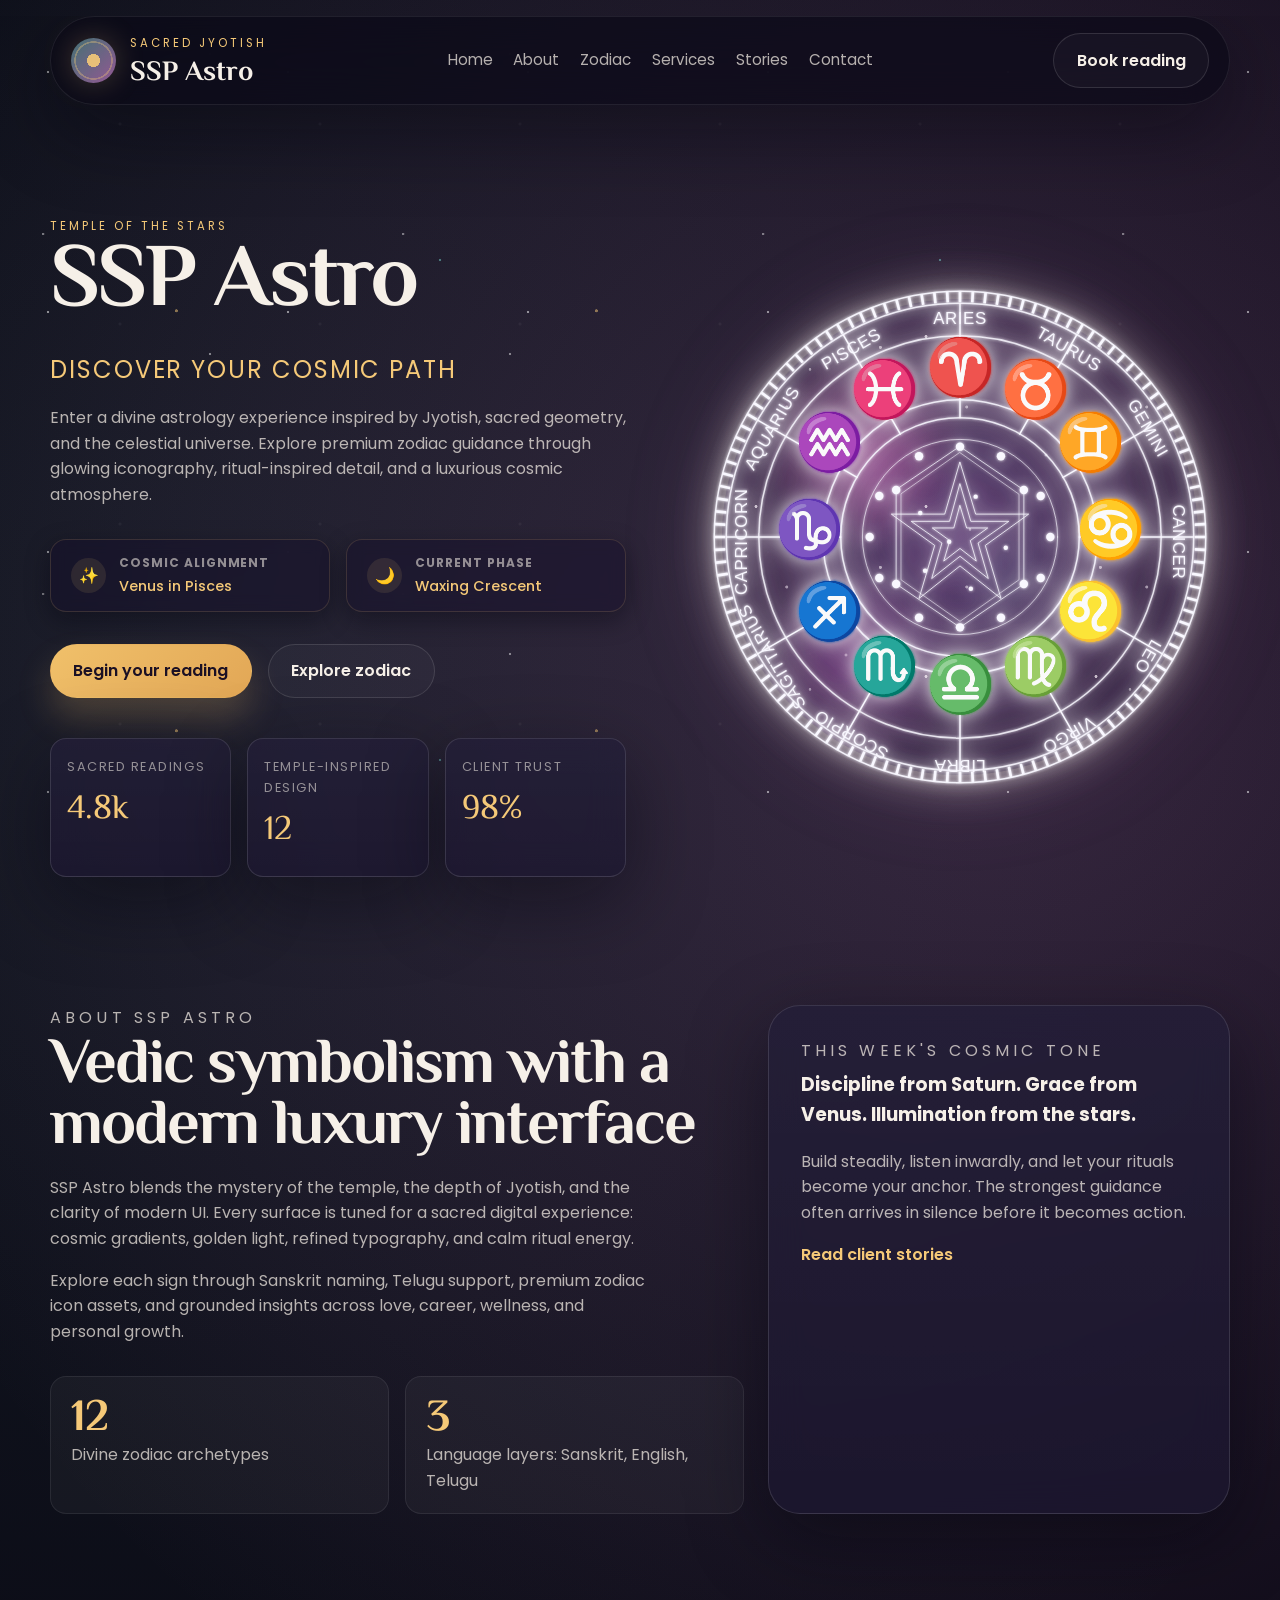
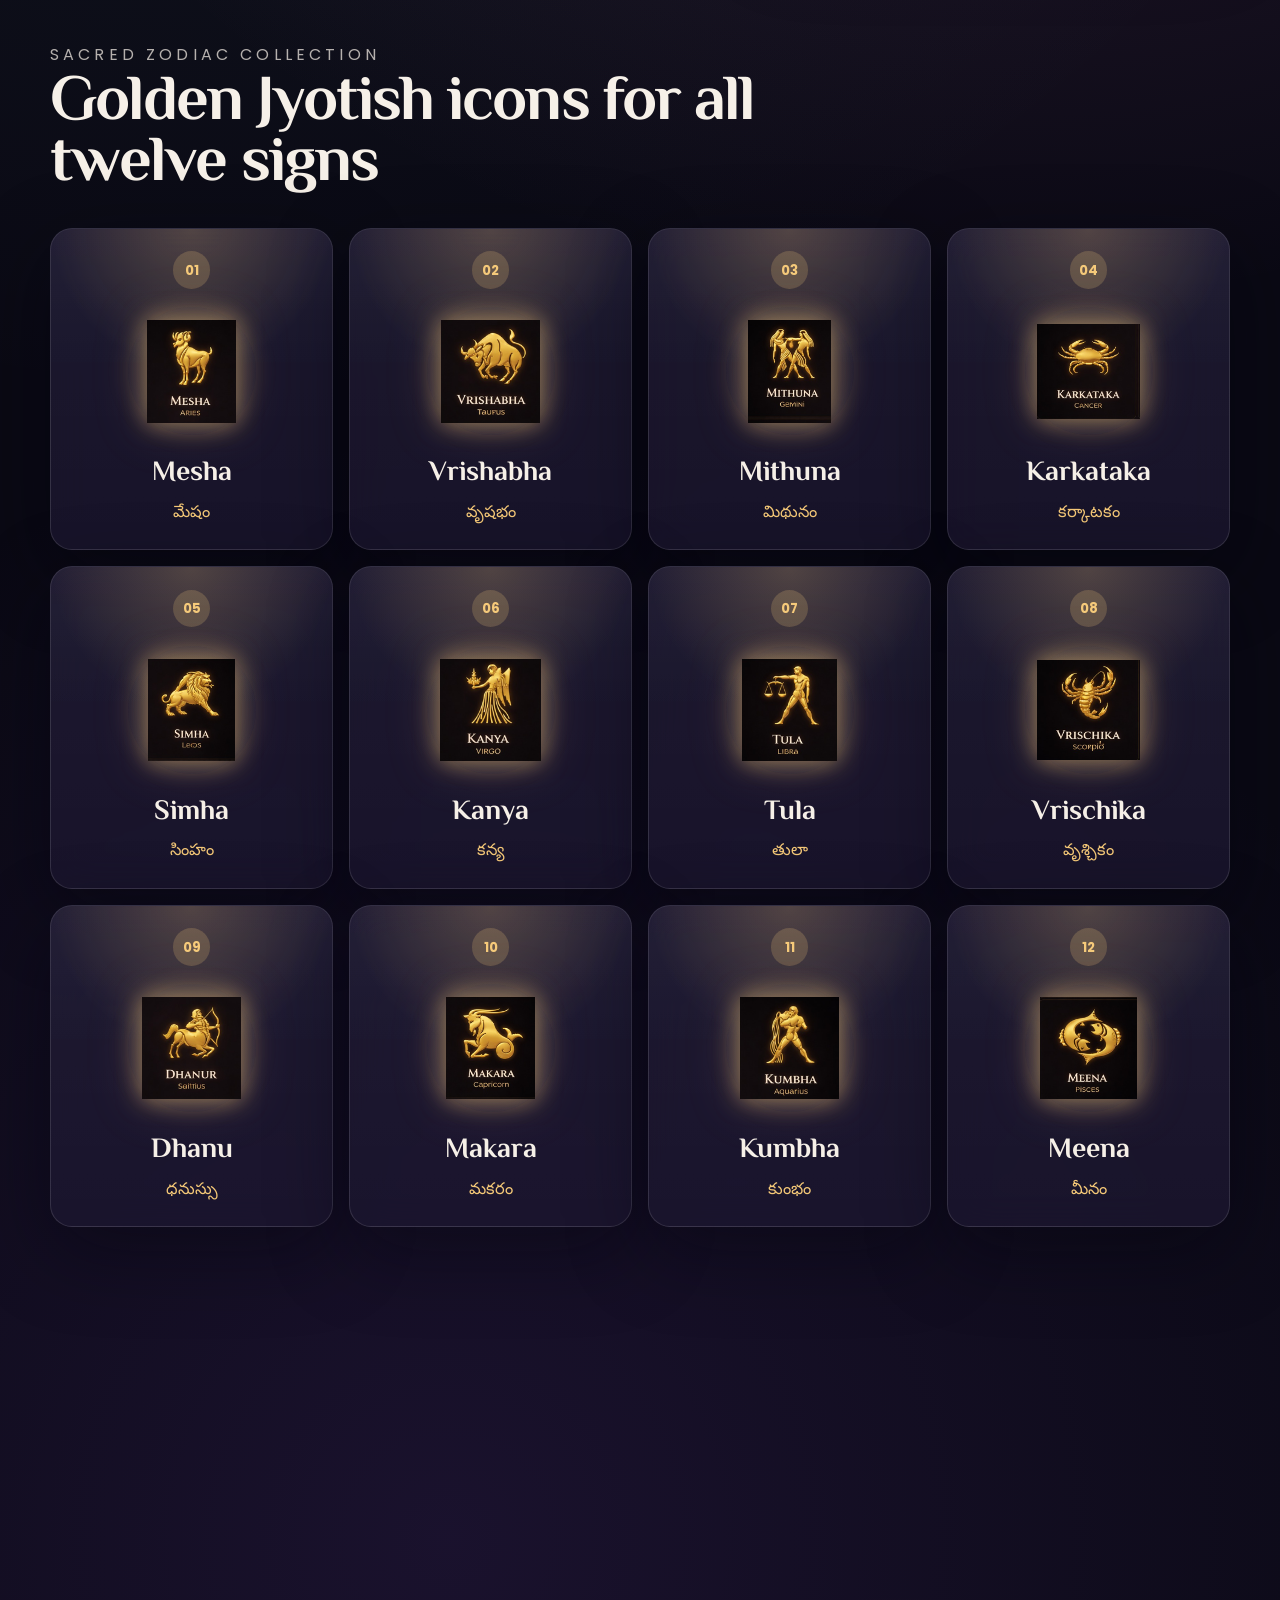
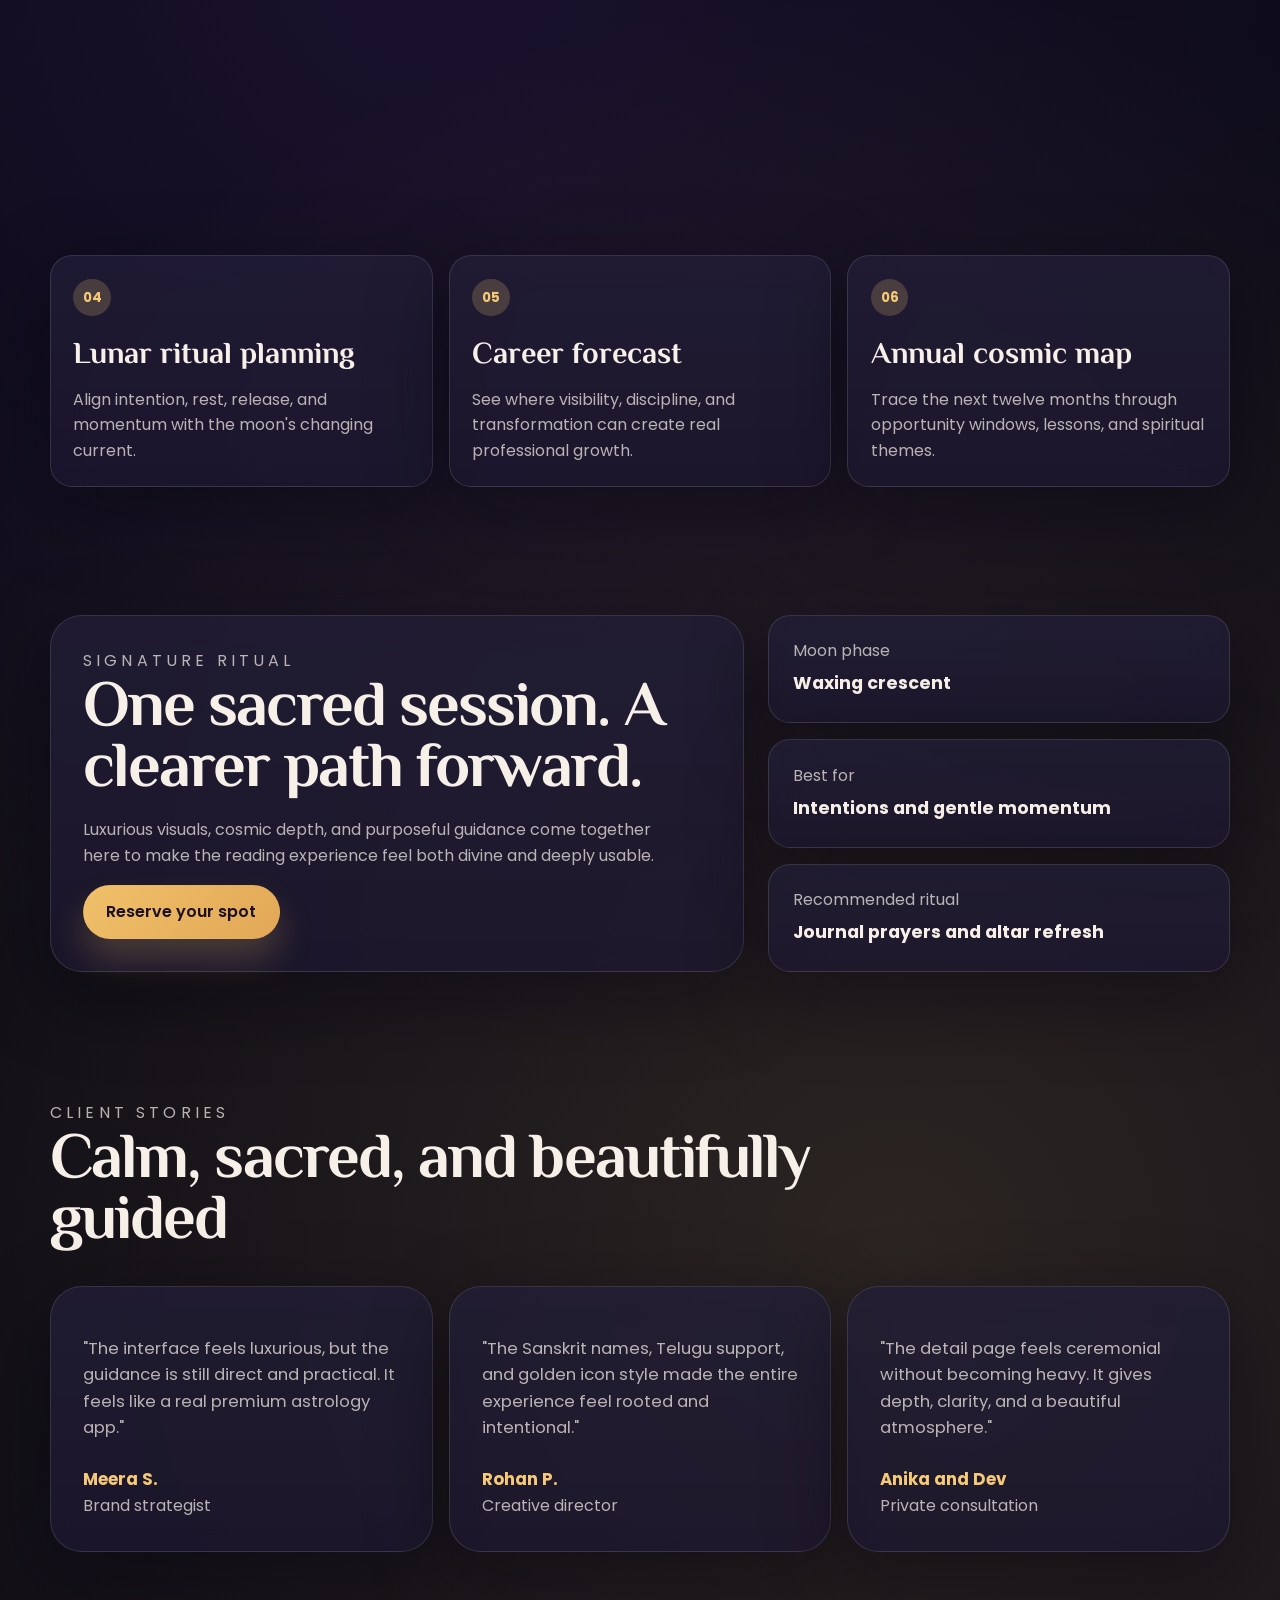
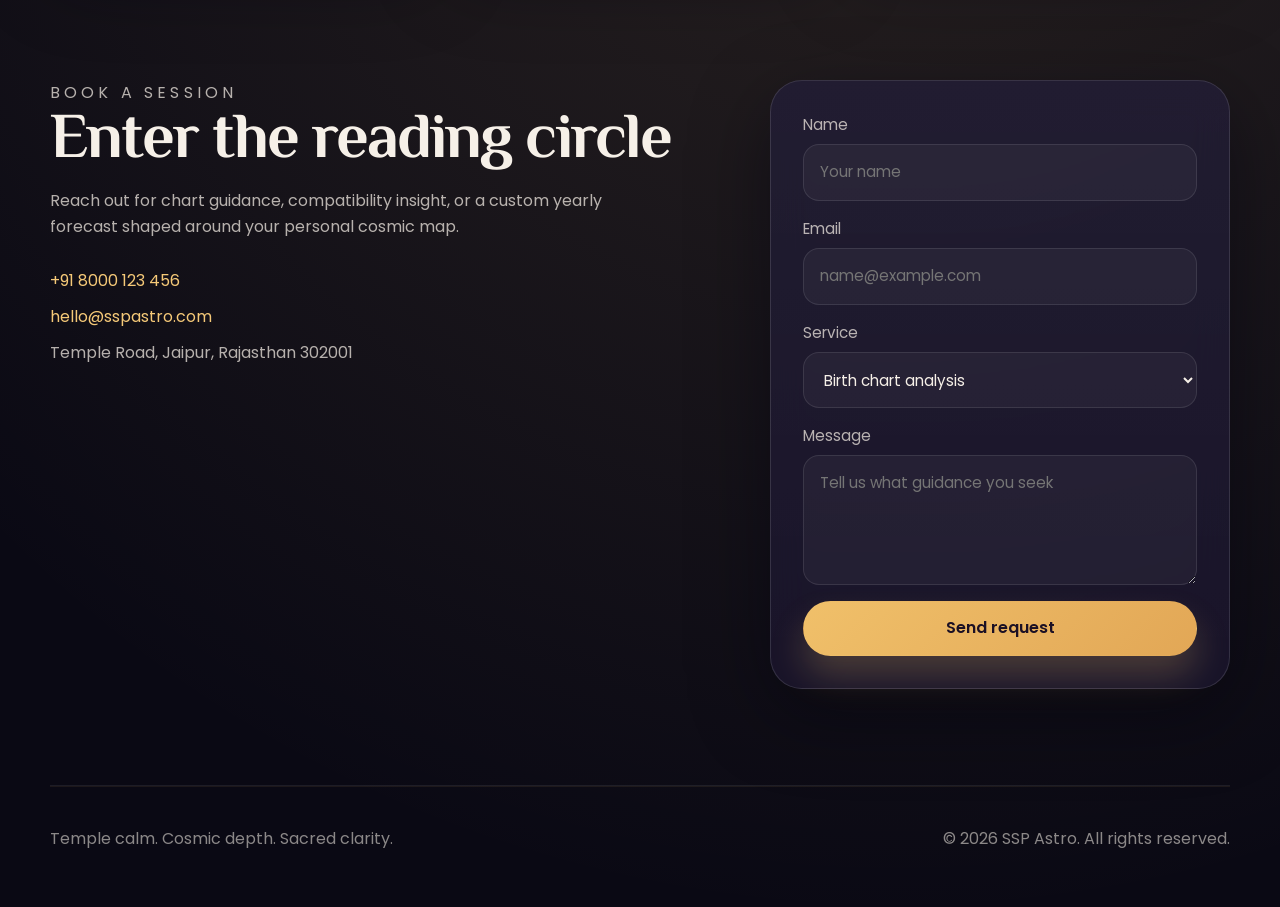
<file: index.html>
<!DOCTYPE html>
<html lang="en">

<head>
  <meta charset="UTF-8" />
  <meta name="viewport" content="width=device-width, initial-scale=1" />
  <meta name="robots" content="noindex, nofollow" />
  <title>SSP Astro | Discover Your Cosmic Path</title>
  <meta name="description"
    content="SSP Astro is a premium Vedic astrology experience with divine zodiac iconography, sacred detail, and a cosmic interface." />
  <meta property="og:locale" content="en_US" />
  <meta property="og:type" content="website" />
  <meta property="og:title" content="SSP Astro | Discover Your Cosmic Path" />
  <meta property="og:description"
    content="Explore premium Jyotish-inspired zodiac profiles, sacred visual design, and spiritual cosmic storytelling." />
  <meta property="og:site_name" content="SSP Astro" />
  <link rel="profile" href="https://gmpg.org/xfn/11" />
  <link rel="dns-prefetch" href="//fonts.googleapis.com" />
  <link rel="preconnect" href="https://fonts.googleapis.com" />
  <link rel="preconnect" href="https://fonts.gstatic.com" crossorigin />
  <link
    href="https://fonts.googleapis.com/css2?family=Poppins:wght@300;400;500;600;700;800&family=El+Messiri:wght@400;500;600;700&family=Noto+Sans+Telugu:wght@400;500;600;700&display=swap"
    rel="stylesheet" />
  <link rel="stylesheet" href="./styles.css" />
</head>

<body>
  <div class="page-shell">
    <div class="starfield" aria-hidden="true"></div>
    <header class="site-header">
      <div class="brand-mark">
        <span class="brand-mark__icon"></span>
        <div>
          <p class="eyebrow">Sacred Jyotish</p>
          <a class="brand-mark__name" href="#home">SSP Astro</a>
        </div>
      </div>

      <button class="menu-toggle" type="button" aria-label="Toggle navigation" aria-expanded="false">
        <span></span>
        <span></span>
      </button>

      <nav class="site-nav" aria-label="Primary navigation">
        <a href="#home">Home</a>
        <a href="#about">About</a>
        <a href="#zodiac">Zodiac</a>
        <a href="#services">Services</a>
        <a href="#stories">Stories</a>
        <a href="#contact">Contact</a>
      </nav>

      <a class="button button--ghost header-cta" href="#contact">Book reading</a>
    </header>

    <main>
      <section class="hero" id="home">
        <div class="hero__copy" data-reveal>
          <p class="eyebrow">Temple of the stars</p>
          <h1>SSP Astro</h1>
          <p class="hero__lede hero__lede--strong">Discover Your Cosmic Path</p>
          <p class="hero__lede">
            Enter a divine astrology experience inspired by Jyotish, sacred geometry, and the celestial universe.
            Explore premium zodiac guidance through glowing iconography, ritual-inspired detail, and a luxurious cosmic
            atmosphere.
          </p>
          <div class="hero__status">
            <div class="status-card">
              <span class="status-card__icon">✨</span>
              <div>
                <strong>Cosmic Alignment</strong>
                <span>Venus in Pisces</span>
              </div>
            </div>
            <div class="status-card">
              <span class="status-card__icon">🌙</span>
              <div>
                <strong>Current Phase</strong>
                <span>Waxing Crescent</span>
              </div>
            </div>
          </div>
          <div class="hero__actions">
            <a class="button" href="#services">Begin your reading</a>
            <a class="button button--ghost" href="#zodiac">Explore zodiac</a>
          </div>
          <dl class="hero__facts">
            <div>
              <dt>Sacred readings</dt>
              <dd>4.8k</dd>
            </div>
            <div>
              <dt>Temple-inspired design</dt>
              <dd>12</dd>
            </div>
            <div>
              <dt>Client trust</dt>
              <dd>98%</dd>
            </div>
          </dl>
        </div>

        <div class="hero__visual">
          <div class="orbital-stage">
            <div class="orbital-stage__halo"></div>
            <div class="orbital-stage__backdrop" aria-hidden="true"></div>
            <div class="orbital-stage__wheel" aria-hidden="true">
              <img class="orbital-stage__wheel-image" src="./zodiac-wheel.svg?v=2" alt="" />
            </div>
          </div>
        </div>
      </section>

      <section class="about section-grid" id="about">
        <div class="section-copy" data-reveal>
          <p class="eyebrow">About SSP Astro</p>
          <h2>Vedic symbolism with a modern luxury interface</h2>
          <p>
            SSP Astro blends the mystery of the temple, the depth of Jyotish, and the clarity of modern UI. Every
            surface is tuned for a sacred digital experience: cosmic gradients, golden light, refined typography, and
            calm ritual energy.
          </p>
          <p>
            Explore each sign through Sanskrit naming, Telugu support, premium zodiac icon assets, and grounded insights
            across love, career, wellness, and personal growth.
          </p>
          <div class="about__stats">
            <article>
              <strong>12</strong>
              <span>Divine zodiac archetypes</span>
            </article>
            <article>
              <strong>3</strong>
              <span>Language layers: Sanskrit, English, Telugu</span>
            </article>
          </div>
        </div>

        <div class="about__card card" data-reveal>
          <p class="eyebrow">This week's cosmic tone</p>
          <h3>Discipline from Saturn. Grace from Venus. Illumination from the stars.</h3>
          <p>
            Build steadily, listen inwardly, and let your rituals become your anchor. The strongest guidance often
            arrives in silence before it becomes action.
          </p>
          <a class="text-link" href="#stories">Read client stories</a>
        </div>
      </section>

      <section class="signs" id="zodiac">
        <div class="section-heading" data-reveal>
          <p class="eyebrow">Sacred zodiac collection</p>
          <h2>Golden Jyotish icons for all twelve signs</h2>
        </div>

        <div class="sign-grid">
          <a class="sign-card" data-reveal href="./sign.html?sign=aries"><span class="sign-card__index">01</span><span
              class="sign-card__icon-wrap"><img class="sign-card__icon" src="./assets/zodiac/mesha.png"
                alt="Mesha zodiac icon" /></span>
            <h3 class="sign-card__sanskrit">Mesha</h3>
            <p class="sign-card__telugu" lang="te">మేషం</p>
          </a>
          <a class="sign-card" data-reveal href="./sign.html?sign=taurus"><span class="sign-card__index">02</span><span
              class="sign-card__icon-wrap"><img class="sign-card__icon" src="./assets/zodiac/vrishabha.png"
                alt="Vrishabha zodiac icon" /></span>
            <h3 class="sign-card__sanskrit">Vrishabha</h3>
            <p class="sign-card__telugu" lang="te">వృషభం</p>
          </a>
          <a class="sign-card" data-reveal href="./sign.html?sign=gemini"><span class="sign-card__index">03</span><span
              class="sign-card__icon-wrap"><img class="sign-card__icon" src="./assets/zodiac/mithuna.png"
                alt="Mithuna zodiac icon" /></span>
            <h3 class="sign-card__sanskrit">Mithuna</h3>
            <p class="sign-card__telugu" lang="te">మిథునం</p>
          </a>
          <a class="sign-card" data-reveal href="./sign.html?sign=cancer"><span class="sign-card__index">04</span><span
              class="sign-card__icon-wrap"><img class="sign-card__icon" src="./assets/zodiac/karkataka.png"
                alt="Karkataka zodiac icon" /></span>
            <h3 class="sign-card__sanskrit">Karkataka</h3>
            <p class="sign-card__telugu" lang="te">కర్కాటకం</p>
          </a>
          <a class="sign-card" data-reveal href="./sign.html?sign=leo"><span class="sign-card__index">05</span><span
              class="sign-card__icon-wrap"><img class="sign-card__icon" src="./assets/zodiac/simha.png"
                alt="Simha zodiac icon" /></span>
            <h3 class="sign-card__sanskrit">Simha</h3>
            <p class="sign-card__telugu" lang="te">సింహం</p>
          </a>
          <a class="sign-card" data-reveal href="./sign.html?sign=virgo"><span class="sign-card__index">06</span><span
              class="sign-card__icon-wrap"><img class="sign-card__icon" src="./assets/zodiac/kanya.png"
                alt="Kanya zodiac icon" /></span>
            <h3 class="sign-card__sanskrit">Kanya</h3>
            <p class="sign-card__telugu" lang="te">కన్య</p>
          </a>
          <a class="sign-card" data-reveal href="./sign.html?sign=libra"><span class="sign-card__index">07</span><span
              class="sign-card__icon-wrap"><img class="sign-card__icon" src="./assets/zodiac/tula.png"
                alt="Tula zodiac icon" /></span>
            <h3 class="sign-card__sanskrit">Tula</h3>
            <p class="sign-card__telugu" lang="te">తులా</p>
          </a>
          <a class="sign-card" data-reveal href="./sign.html?sign=scorpio"><span class="sign-card__index">08</span><span
              class="sign-card__icon-wrap"><img class="sign-card__icon" src="./assets/zodiac/vrischika.png"
                alt="Vrischika zodiac icon" /></span>
            <h3 class="sign-card__sanskrit">Vrischika</h3>
            <p class="sign-card__telugu" lang="te">వృశ్చికం</p>
          </a>
          <a class="sign-card" data-reveal href="./sign.html?sign=sagittarius"><span
              class="sign-card__index">09</span><span class="sign-card__icon-wrap"><img class="sign-card__icon"
                src="./assets/zodiac/dhanu.png" alt="Dhanu zodiac icon" /></span>
            <h3 class="sign-card__sanskrit">Dhanu</h3>
            <p class="sign-card__telugu" lang="te">ధనుస్సు</p>
          </a>
          <a class="sign-card" data-reveal href="./sign.html?sign=capricorn"><span
              class="sign-card__index">10</span><span class="sign-card__icon-wrap"><img class="sign-card__icon"
                src="./assets/zodiac/makara.png" alt="Makara zodiac icon" /></span>
            <h3 class="sign-card__sanskrit">Makara</h3>
            <p class="sign-card__telugu" lang="te">మకరం</p>
          </a>
          <a class="sign-card" data-reveal href="./sign.html?sign=aquarius"><span
              class="sign-card__index">11</span><span class="sign-card__icon-wrap"><img class="sign-card__icon"
                src="./assets/zodiac/kumbha.png" alt="Kumbha zodiac icon" /></span>
            <h3 class="sign-card__sanskrit">Kumbha</h3>
            <p class="sign-card__telugu" lang="te">కుంభం</p>
          </a>
          <a class="sign-card" data-reveal href="./sign.html?sign=pisces"><span class="sign-card__index">12</span><span
              class="sign-card__icon-wrap"><img class="sign-card__icon" src="./assets/zodiac/meena.png"
                alt="Meena zodiac icon" /></span>
            <h3 class="sign-card__sanskrit">Meena</h3>
            <p class="sign-card__telugu" lang="te">మీనం</p>
          </a>
        </div>
      </section>

      <section class="services" id="services">
        <div class="section-heading" data-reveal>
          <p class="eyebrow">Sacred services</p>
          <h2>Guidance, compatibility, and spiritual timing</h2>
          <p>
            Each offering is designed to feel ceremonial and premium, while still staying clear, practical, and easy to
            use on every screen size.
          </p>
        </div>

        <div class="service-grid">
          <article class="service-card card" data-reveal><span class="service-card__badge">01</span>
            <h3>Birth chart analysis</h3>
            <p>Decode houses, ruling planets, karmic patterns, and energetic strengths with grounded clarity.</p>
          </article>
          <article class="service-card card" data-reveal><span class="service-card__badge">02</span>
            <h3>Compatibility readings</h3>
            <p>Understand emotional chemistry, spiritual alignment, and the rhythms of long-term partnership.</p>
          </article>
          <article class="service-card card" data-reveal><span class="service-card__badge">03</span>
            <h3>Tarot pathways</h3>
            <p>Receive symbolic insight around crossroads, hidden lessons, and the next sacred step.</p>
          </article>
          <article class="service-card card" data-reveal><span class="service-card__badge">04</span>
            <h3>Lunar ritual planning</h3>
            <p>Align intention, rest, release, and momentum with the moon's changing current.</p>
          </article>
          <article class="service-card card" data-reveal><span class="service-card__badge">05</span>
            <h3>Career forecast</h3>
            <p>See where visibility, discipline, and transformation can create real professional growth.</p>
          </article>
          <article class="service-card card" data-reveal><span class="service-card__badge">06</span>
            <h3>Annual cosmic map</h3>
            <p>Trace the next twelve months through opportunity windows, lessons, and spiritual themes.</p>
          </article>
        </div>
      </section>

      <section class="highlight section-grid">
        <div class="highlight__panel card" data-reveal>
          <p class="eyebrow">Signature ritual</p>
          <h2>One sacred session. A clearer path forward.</h2>
          <p>
            Luxurious visuals, cosmic depth, and purposeful guidance come together here to make the reading experience
            feel both divine and deeply usable.
          </p>
          <a class="button" href="#contact">Reserve your spot</a>
        </div>

        <div class="highlight__aside" data-reveal>
          <article class="mini-note"><span>Moon phase</span><strong>Waxing crescent</strong></article>
          <article class="mini-note"><span>Best for</span><strong>Intentions and gentle momentum</strong></article>
          <article class="mini-note"><span>Recommended ritual</span><strong>Journal prayers and altar refresh</strong>
          </article>
        </div>
      </section>

      <section class="stories" id="stories">
        <div class="section-heading" data-reveal>
          <p class="eyebrow">Client stories</p>
          <h2>Calm, sacred, and beautifully guided</h2>
        </div>

        <div class="story-grid">
          <article class="story-card card" data-reveal>
            <p>"The interface feels luxurious, but the guidance is still direct and practical. It feels like a real
              premium astrology app."</p><strong>Meera S.</strong><span>Brand strategist</span>
          </article>
          <article class="story-card card" data-reveal>
            <p>"The Sanskrit names, Telugu support, and golden icon style made the entire experience feel rooted and
              intentional."</p><strong>Rohan P.</strong><span>Creative director</span>
          </article>
          <article class="story-card card" data-reveal>
            <p>"The detail page feels ceremonial without becoming heavy. It gives depth, clarity, and a beautiful
              atmosphere."</p><strong>Anika and Dev</strong><span>Private consultation</span>
          </article>
        </div>
      </section>

      <section class="contact" id="contact">
        <div class="contact__copy" data-reveal>
          <p class="eyebrow">Book a session</p>
          <h2>Enter the reading circle</h2>
          <p>
            Reach out for chart guidance, compatibility insight, or a custom yearly forecast shaped around your personal
            cosmic map.
          </p>
          <div class="contact__details">
            <a href="tel:+918000123456">+91 8000 123 456</a>
            <a href="mailto:hello@sspastro.com">hello@sspastro.com</a>
            <p>Temple Road, Jaipur, Rajasthan 302001</p>
          </div>
        </div>

        <form class="contact__form card" data-reveal>
          <label>Name<input type="text" name="name" placeholder="Your name" /></label>
          <label>Email<input type="email" name="email" placeholder="name@example.com" /></label>
          <label>Service<select name="service">
              <option>Birth chart analysis</option>
              <option>Compatibility reading</option>
              <option>Tarot pathway</option>
              <option>Annual cosmic map</option>
            </select></label>
          <label>Message<textarea name="message" rows="4"
              placeholder="Tell us what guidance you seek"></textarea></label>
          <button class="button" type="submit">Send request</button>
        </form>
      </section>
    </main>

    <footer class="site-footer">
      <p>Temple calm. Cosmic depth. Sacred clarity.</p>
      <p>&copy; <span id="year"></span> SSP Astro. All rights reserved.</p>
    </footer>
  </div>

  <script src="./script.js"></script>
</body>

</html>
</file>
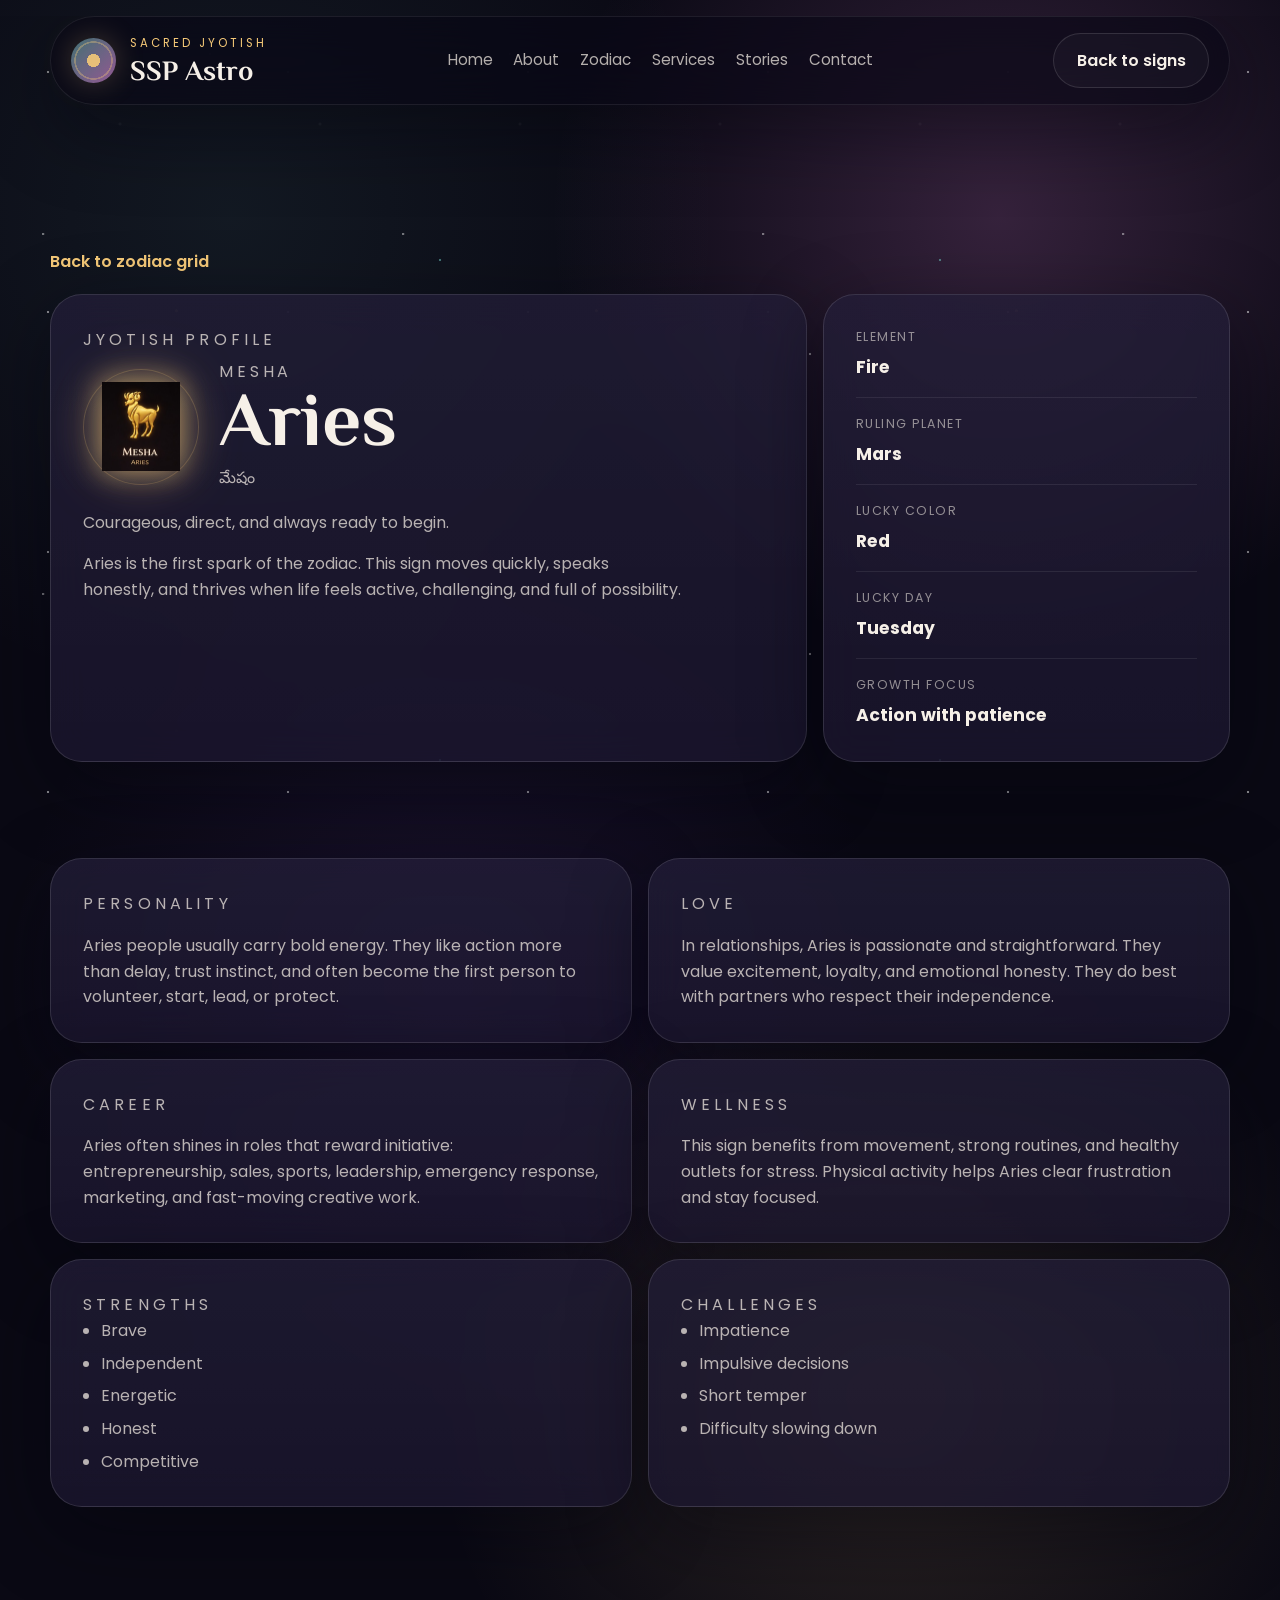
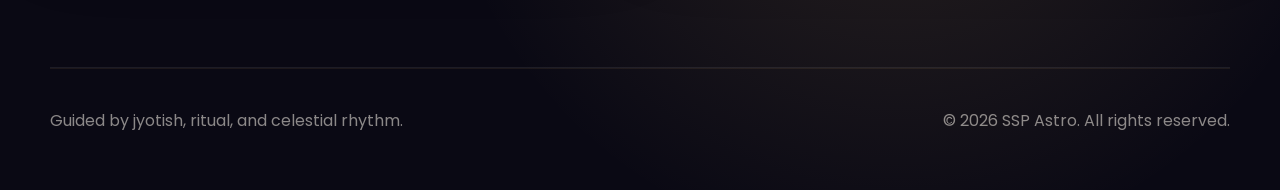
<file: sign.html>
<!DOCTYPE html>
<html lang="en">
  <head>
    <meta charset="UTF-8" />
    <meta name="viewport" content="width=device-width, initial-scale=1" />
    <meta name="robots" content="noindex, nofollow" />
    <title>Zodiac Details | SSP Astro</title>
    <meta
      name="description"
      content="Detailed zodiac sign meanings in English, Sanskrit, and Telugu."
    />
    <link rel="preconnect" href="https://fonts.googleapis.com" />
    <link rel="preconnect" href="https://fonts.gstatic.com" crossorigin />
    <link
      href="https://fonts.googleapis.com/css2?family=Poppins:wght@300;400;500;600;700;800&family=El+Messiri:wght@400;500;600;700&family=Noto+Sans+Telugu:wght@400;500;600;700&display=swap"
      rel="stylesheet"
    />
    <link rel="stylesheet" href="./styles.css" />
  </head>
  <body class="detail-page">
    <div class="page-shell">
      <div class="starfield" aria-hidden="true"></div>
      <header class="site-header">
        <div class="brand-mark">
          <span class="brand-mark__icon"></span>
          <div>
            <p class="eyebrow">Sacred Jyotish</p>
            <a class="brand-mark__name" href="./index.html">SSP Astro</a>
          </div>
        </div>
        <nav class="site-nav" aria-label="Primary navigation">
          <a href="./index.html#home">Home</a>
          <a href="./index.html#about">About</a>
          <a href="./index.html#zodiac">Zodiac</a>
          <a href="./index.html#services">Services</a>
          <a href="./index.html#stories">Stories</a>
          <a href="./index.html#contact">Contact</a>
        </nav>
        <a class="button button--ghost header-cta" href="./index.html#zodiac">Back to signs</a>
      </header>

      <main class="sign-detail">
        <section class="sign-detail__hero">
          <a class="text-link sign-detail__back" href="./index.html#zodiac">Back to zodiac grid</a>
          <div class="sign-detail__hero-grid">
            <div class="sign-detail__copy card">
              <p class="eyebrow">Jyotish profile</p>
              <div class="sign-detail__title-row">
                <div class="sign-detail__symbol-shell">
                  <img
                    id="sign-symbol"
                    class="sign-detail__symbol"
                    src="./assets/zodiac/mesha.png"
                    alt="Mesha zodiac icon"
                  />
                  <span
                    id="sign-symbol-fallback"
                    class="sign-detail__symbol-fallback"
                    hidden
                    >♈</span
                  >
                </div>
                <div>
                  <p class="sign-detail__sanskrit" id="sign-sanskrit">Mesha</p>
                  <h1 id="sign-name">Aries</h1>
                  <p class="sign-detail__telugu" id="sign-telugu" lang="te">మేషం</p>
                </div>
              </div>
              <p class="sign-detail__headline" id="sign-headline"></p>
              <p class="sign-detail__summary" id="sign-summary"></p>
            </div>

            <aside class="sign-detail__facts card">
              <div class="sign-detail__fact">
                <span>Element</span>
                <strong id="sign-element"></strong>
              </div>
              <div class="sign-detail__fact">
                <span>Ruling planet</span>
                <strong id="sign-planet"></strong>
              </div>
              <div class="sign-detail__fact">
                <span>Lucky color</span>
                <strong id="sign-color"></strong>
              </div>
              <div class="sign-detail__fact">
                <span>Lucky day</span>
                <strong id="sign-day"></strong>
              </div>
              <div class="sign-detail__fact">
                <span>Growth focus</span>
                <strong id="sign-focus"></strong>
              </div>
            </aside>
          </div>
        </section>

        <section class="sign-detail__content">
          <div class="detail-grid">
            <article class="card detail-card">
              <p class="eyebrow">Personality</p>
              <p id="sign-personality"></p>
            </article>
            <article class="card detail-card">
              <p class="eyebrow">Love</p>
              <p id="sign-love"></p>
            </article>
            <article class="card detail-card">
              <p class="eyebrow">Career</p>
              <p id="sign-career"></p>
            </article>
            <article class="card detail-card">
              <p class="eyebrow">Wellness</p>
              <p id="sign-wellness"></p>
            </article>
          </div>

          <div class="detail-grid detail-grid--small">
            <article class="card detail-card">
              <p class="eyebrow">Strengths</p>
              <ul class="detail-list" id="sign-strengths"></ul>
            </article>
            <article class="card detail-card">
              <p class="eyebrow">Challenges</p>
              <ul class="detail-list" id="sign-challenges"></ul>
            </article>
          </div>
        </section>
      </main>

      <footer class="site-footer">
        <p>Guided by jyotish, ritual, and celestial rhythm.</p>
        <p>&copy; <span id="year"></span> SSP Astro. All rights reserved.</p>
      </footer>
    </div>

    <script src="./zodiac-data.js"></script>
    <script src="./script.js"></script>
  </body>
</html>
</file>
<file: styles.css>
:root {
  --bg: #0a0914;
  --bg-soft: #161129;
  --surface: rgba(24, 18, 45, 0.74);
  --surface-strong: rgba(22, 15, 42, 0.96);
  --surface-border: rgba(255, 255, 255, 0.12);
  --text: #f6f0e8;
  --text-soft: rgba(246, 240, 232, 0.72);
  --text-muted: rgba(246, 240, 232, 0.55);
  --gold: #f5c978;
  --gold-soft: rgba(245, 201, 120, 0.2);
  --rose: #cf7ac8;
  --teal: #7bd8d0;
  --shadow: 0 24px 80px rgba(5, 4, 14, 0.45);
  --radius-lg: 32px;
  --radius-md: 22px;
  --radius-sm: 16px;
  --container: min(1180px, calc(100vw - 2rem));
}

*,
*::before,
*::after {
  box-sizing: border-box;
}

html {
  scroll-behavior: smooth;
}

body {
  margin: 0;
  min-height: 100vh;
  background:
    radial-gradient(circle at 18% 12%, rgba(123, 216, 208, 0.08), transparent 26%),
    radial-gradient(circle at 78% 12%, rgba(207, 122, 200, 0.22), transparent 24%),
    radial-gradient(circle at 70% 78%, rgba(245, 201, 120, 0.14), transparent 28%),
    radial-gradient(circle at 35% 55%, rgba(98, 57, 160, 0.18), transparent 34%),
    var(--bg);
  color: var(--text);
  font-family: "Poppins", sans-serif;
  line-height: 1.6;
}

img {
  max-width: 100%;
  display: block;
}

a {
  color: inherit;
  text-decoration: none;
}

button,
input,
textarea,
select {
  font: inherit;
}

.page-shell {
  position: relative;
  isolation: isolate;
  overflow: clip;
}

.starfield,
.starfield::before,
.starfield::after {
  content: "";
  position: fixed;
  inset: 0;
  pointer-events: none;
  background-repeat: repeat;
  z-index: -2;
}

.starfield {
  opacity: 0.65;
  background-image:
    radial-gradient(circle at 20% 30%, rgba(255, 255, 255, 0.8) 0 1px, transparent 1.6px),
    radial-gradient(circle at 70% 18%, rgba(255, 255, 255, 0.7) 0 1px, transparent 1.6px),
    radial-gradient(circle at 42% 74%, rgba(245, 201, 120, 0.8) 0 1.2px, transparent 1.8px);
  background-size: 240px 240px, 300px 300px, 420px 420px;
}

.starfield::before {
  background-image:
    radial-gradient(circle at 12% 65%, rgba(255, 255, 255, 0.65) 0 1px, transparent 1.5px),
    radial-gradient(circle at 88% 52%, rgba(123, 216, 208, 0.75) 0 1px, transparent 1.6px);
  background-size: 360px 360px, 500px 500px;
  animation: drift 26s linear infinite;
}

.starfield::after {
  background:
    radial-gradient(circle at center, rgba(255, 255, 255, 0.24) 0 1px, transparent 2px)
      20px 24px / 200px 200px repeat;
  opacity: 0.32;
  animation: driftReverse 32s linear infinite;
}

.site-header,
section,
.site-footer {
  width: var(--container);
  margin-inline: auto;
}

.site-header {
  position: sticky;
  top: 0;
  z-index: 10;
  display: grid;
  grid-template-columns: auto 1fr auto;
  align-items: center;
  gap: 1rem;
  padding: 1rem 1.25rem;
  margin-top: 1rem;
  backdrop-filter: blur(22px);
  background: rgba(9, 8, 21, 0.62);
  border: 1px solid rgba(255, 255, 255, 0.08);
  border-radius: 999px;
  box-shadow: var(--shadow);
}

.brand-mark {
  display: inline-flex;
  align-items: center;
  gap: 0.9rem;
}

.brand-mark__icon {
  width: 2.8rem;
  aspect-ratio: 1;
  border-radius: 50%;
  position: relative;
  background:
    radial-gradient(circle at center, rgba(245, 201, 120, 0.9) 0 20%, transparent 21%),
    radial-gradient(circle at center, transparent 0 55%, rgba(245, 201, 120, 0.35) 56% 60%, transparent 61%),
    linear-gradient(135deg, rgba(123, 216, 208, 0.5), rgba(207, 122, 200, 0.7));
  box-shadow: 0 0 30px rgba(245, 201, 120, 0.24);
}

.brand-mark__name {
  display: inline-block;
  font-family: "El Messiri", serif;
  font-size: 1.75rem;
  font-weight: 700;
  line-height: 1;
}

.eyebrow {
  margin: 0 0 0.4rem;
  color: var(--gold);
  font-size: 0.72rem;
  letter-spacing: 0.26em;
  text-transform: uppercase;
}

.site-nav {
  display: inline-flex;
  justify-content: center;
  align-items: center;
  gap: 1.3rem;
}

.site-nav a {
  position: relative;
  font-size: 0.95rem;
  color: var(--text-soft);
}

.site-nav a::after {
  content: "";
  position: absolute;
  left: 0;
  bottom: -0.3rem;
  width: 100%;
  height: 1px;
  background: linear-gradient(90deg, transparent, var(--gold), transparent);
  transform: scaleX(0);
  transform-origin: center;
  transition: transform 180ms ease;
}

.site-nav a:hover::after,
.site-nav a:focus-visible::after {
  transform: scaleX(1);
}

.menu-toggle {
  display: none;
  justify-self: end;
  width: 3rem;
  height: 3rem;
  border: 1px solid rgba(255, 255, 255, 0.14);
  border-radius: 50%;
  background: rgba(255, 255, 255, 0.02);
  color: var(--text);
}

.menu-toggle span {
  display: block;
  width: 1.05rem;
  height: 1px;
  margin-inline: auto;
  background: currentColor;
}

.menu-toggle span + span {
  margin-top: 0.35rem;
}

.button,
.text-link {
  display: inline-flex;
  align-items: center;
  justify-content: center;
  gap: 0.5rem;
  transition:
    transform 180ms ease,
    background-color 180ms ease,
    border-color 180ms ease;
}

.button {
  min-height: 3.35rem;
  padding: 0.85rem 1.4rem;
  border-radius: 999px;
  border: 1px solid transparent;
  background: linear-gradient(135deg, #f0c06a, #e2a756);
  color: #1b1024;
  font-weight: 600;
  box-shadow: 0 20px 34px rgba(240, 192, 106, 0.22);
  cursor: pointer;
}

.button:hover,
.button:focus-visible,
.text-link:hover,
.text-link:focus-visible {
  transform: translateY(-2px);
}

.button--ghost {
  background: rgba(255, 255, 255, 0.03);
  color: var(--text);
  border-color: rgba(255, 255, 255, 0.12);
  box-shadow: none;
}

.text-link {
  color: var(--gold);
  font-weight: 600;
}

.hero {
  display: grid;
  grid-template-columns: minmax(0, 1fr) minmax(320px, 540px);
  align-items: center;
  gap: clamp(2rem, 5vw, 5rem);
  padding: 7rem 0 4rem;
}

.hero__copy h1,
.section-heading h2,
.section-copy h2,
.highlight__panel h2,
.contact__copy h2 {
  margin: 0;
  font-family: "El Messiri", serif;
  font-size: clamp(3.4rem, 7vw, 6.4rem);
  line-height: 0.95;
  letter-spacing: -0.03em;
}

.hero__lede,
.section-heading p,
.section-copy p,
.contact__copy p,
.highlight__panel p,
.card p {
  color: var(--text-soft);
  font-size: 1rem;
  max-width: 60ch;
}

.hero__lede--strong {
  margin-bottom: 0.85rem;
  color: var(--gold);
  font-size: clamp(1.15rem, 2vw, 1.5rem);
  letter-spacing: 0.08em;
  text-transform: uppercase;
}

.hero__status {
  display: grid;
  grid-template-columns: repeat(2, minmax(0, 1fr));
  gap: 1rem;
  margin-top: 2rem;
}

.status-card {
  display: flex;
  align-items: center;
  gap: 0.8rem;
  padding: 0.8rem 1.25rem;
  background: rgba(22, 15, 42, 0.45);
  border: 1px solid rgba(245, 201, 120, 0.15);
  border-radius: var(--radius-sm);
  backdrop-filter: blur(8px);
  box-shadow: 0 8px 24px rgba(5, 4, 14, 0.4);
}

.status-card__icon {
  display: grid;
  place-items: center;
  width: 2.2rem;
  height: 2.2rem;
  background: rgba(245, 201, 120, 0.1);
  border-radius: 50%;
  font-size: 1rem;
}

.status-card strong {
  display: block;
  font-size: 0.75rem;
  color: var(--text-muted);
  text-transform: uppercase;
  letter-spacing: 0.08em;
  margin-bottom: 0.15rem;
}

.status-card span:not(.status-card__icon) {
  display: block;
  font-size: 0.9rem;
  color: var(--gold);
  font-weight: 500;
}

.hero__actions {
  display: flex;
  flex-wrap: wrap;
  gap: 1rem;
  margin-top: 2rem;
}

.hero__facts {
  display: grid;
  grid-template-columns: repeat(3, minmax(0, 1fr));
  gap: 1rem;
  margin: 2.5rem 0 0;
}

.hero__facts div,
.mini-note,
.sign-card,
.service-card,
.story-card,
.card,
.contact__form {
  border: 1px solid var(--surface-border);
  background:
    linear-gradient(180deg, rgba(255, 255, 255, 0.04), rgba(255, 255, 255, 0.015)),
    var(--surface);
  backdrop-filter: blur(18px);
  box-shadow: var(--shadow);
}

.hero__facts div {
  padding: 1.1rem 1rem;
  border-radius: var(--radius-sm);
}

.hero__facts dt {
  font-size: 0.8rem;
  text-transform: uppercase;
  letter-spacing: 0.12em;
  color: var(--text-muted);
}

.hero__facts dd {
  margin: 0.35rem 0 0;
  font-family: "El Messiri", serif;
  font-size: 2.15rem;
  color: var(--gold);
}

.hero__visual {
  width: min(100%, 560px);
  min-height: 560px;
  justify-self: end;
}

.orbital-stage {
  position: relative;
  width: min(100%, 560px);
  aspect-ratio: 1;
  margin-inline: auto;
  overflow: visible;
}

.orbital-stage__halo,
.orbital-stage__backdrop,
.orbital-stage__person,
.orbital-stage__wheel {
  position: absolute;
  inset: 0;
  margin: auto;
}

.orbital-stage__halo,
.orbital-stage__backdrop,
.orbital-stage__wheel {
  border-radius: 50%;
}

.orbital-stage__halo {
  width: 100%;
  height: 100%;
  background:
    radial-gradient(circle at center, rgba(255, 255, 255, 0.14) 0 34%, transparent 52%),
    radial-gradient(circle at center, rgba(245, 201, 120, 0.24) 0 48%, transparent 68%),
    radial-gradient(circle at center, rgba(123, 216, 208, 0.1), transparent 76%);
  filter: blur(18px);
}

.orbital-stage__backdrop {
  inset: 6%;
  background:
    radial-gradient(circle at 30% 32%, rgba(199, 48, 145, 0.34), transparent 22%),
    radial-gradient(circle at 28% 78%, rgba(173, 63, 183, 0.26), transparent 20%),
    radial-gradient(circle at 61% 60%, rgba(123, 216, 208, 0.08), transparent 18%),
    radial-gradient(circle at 50% 50%, rgba(255, 255, 255, 0.08), transparent 40%),
    radial-gradient(circle at 50% 50%, rgba(56, 23, 88, 0.92), rgba(10, 8, 25, 0.98) 76%);
  box-shadow:
    inset 0 0 60px rgba(255, 255, 255, 0.06),
    inset 0 0 120px rgba(174, 67, 198, 0.14);
  z-index: 1;
}

.orbital-stage__backdrop::before,
.orbital-stage__backdrop::after {
  content: "";
  position: absolute;
  inset: 0;
  border-radius: 50%;
  pointer-events: none;
}

.orbital-stage__backdrop::before {
  background:
    radial-gradient(circle at 20% 22%, rgba(255, 255, 255, 0.88) 0 1.2px, transparent 1.8px),
    radial-gradient(circle at 72% 22%, rgba(255, 255, 255, 0.72) 0 1.2px, transparent 1.8px),
    radial-gradient(circle at 62% 78%, rgba(255, 255, 255, 0.68) 0 1.1px, transparent 1.8px),
    radial-gradient(circle at 36% 60%, rgba(255, 255, 255, 0.66) 0 1.2px, transparent 1.8px),
    radial-gradient(circle at 55% 44%, rgba(255, 255, 255, 0.58) 0 1px, transparent 1.6px);
  background-size: 170px 170px, 220px 220px, 200px 200px, 180px 180px, 160px 160px;
  opacity: 0.8;
}

.orbital-stage__backdrop::after {
  background:
    radial-gradient(circle at 32% 36%, rgba(207, 122, 200, 0.36), transparent 16%),
    radial-gradient(circle at 26% 72%, rgba(117, 41, 134, 0.32), transparent 14%);
  filter: blur(8px);
  opacity: 0.9;
}

.floating-card {
  position: absolute;
  z-index: 4;
  display: flex;
  align-items: center;
  gap: 1rem;
  padding: 1rem 1.25rem;
  background: rgba(22, 15, 42, 0.85);
  border: 1px solid rgba(245, 201, 120, 0.2);
  border-radius: var(--radius-sm);
  backdrop-filter: blur(12px);
  box-shadow: 0 12px 30px rgba(5, 4, 14, 0.6);
  animation: float 6s ease-in-out infinite;
}

.floating-card--top {
  top: 15%;
  right: -5%;
}

.floating-card--bottom {
  bottom: 15%;
  left: -5%;
  animation-delay: -3s;
}

.floating-card__icon {
  display: grid;
  place-items: center;
  width: 2.5rem;
  height: 2.5rem;
  background: rgba(245, 201, 120, 0.1);
  border-radius: 50%;
  font-size: 1.2rem;
}

.floating-card strong {
  display: block;
  font-size: 0.8rem;
  color: var(--text-muted);
  text-transform: uppercase;
  letter-spacing: 0.08em;
  margin-bottom: 0.2rem;
}

.floating-card span:not(.floating-card__icon) {
  display: block;
  font-size: 0.95rem;
  color: var(--gold);
  font-weight: 500;
}

@keyframes float {
  0%, 100% { transform: translateY(0); }
  50% { transform: translateY(-12px); }
}









.orbital-stage__wheel {
  width: 96%;
  height: 96%;
  display: grid;
  place-items: center;
  z-index: 3;
  filter:
    drop-shadow(0 0 8px rgba(255, 255, 255, 0.75))
    drop-shadow(0 0 22px rgba(255, 255, 255, 0.45))
    drop-shadow(0 0 38px rgba(207, 122, 200, 0.26));
  animation: spin 24s linear infinite;
  transform-origin: center;
  will-change: transform;
}

.orbital-stage__wheel-image {
  display: block;
  width: 100%;
  height: 100%;
  object-fit: contain;
}

section {
  padding: 4rem 0;
}

.section-grid {
  display: grid;
  grid-template-columns: minmax(0, 1.2fr) minmax(280px, 0.8fr);
  gap: 1.5rem;
  align-items: stretch;
}

.section-heading {
  max-width: 52rem;
  margin-bottom: 2rem;
}

.section-heading h2,
.section-copy h2,
.highlight__panel h2,
.contact__copy h2 {
  font-size: clamp(2.7rem, 5vw, 4.45rem);
}

.about__stats {
  display: grid;
  grid-template-columns: repeat(2, minmax(0, 1fr));
  gap: 1rem;
  margin-top: 2rem;
}

.about__stats article {
  padding: 1.25rem;
  border-radius: var(--radius-sm);
  background: rgba(255, 255, 255, 0.04);
  border: 1px solid rgba(255, 255, 255, 0.08);
}

.about__stats strong {
  display: block;
  font-family: "El Messiri", serif;
  font-size: 2.8rem;
  color: var(--gold);
  line-height: 1;
}

.about__stats span {
  color: var(--text-soft);
}

.card,
.about__card,
.highlight__panel,
.story-card,
.contact__form {
  padding: 2rem;
  border-radius: var(--radius-lg);
}

.card h3,
.story-card strong {
  margin-top: 0;
}

.sign-grid,
.service-grid,
.story-grid {
  display: grid;
  gap: 1rem;
}

.sign-grid {
  grid-template-columns: repeat(4, minmax(0, 1fr));
}

.service-grid {
  grid-template-columns: repeat(3, minmax(0, 1fr));
}

.story-grid {
  grid-template-columns: repeat(3, minmax(0, 1fr));
}

.sign-card,
.service-card {
  padding: 1.4rem;
  border-radius: var(--radius-md);
}

.sign-card {
  position: relative;
  display: block;
  overflow: hidden;
  text-align: center;
  transition:
    transform 180ms ease,
    border-color 180ms ease,
    background-color 180ms ease,
    box-shadow 180ms ease;
}

.sign-card::before {
  content: "";
  position: absolute;
  inset: 0;
  background:
    radial-gradient(circle at 50% 0%, rgba(245, 201, 120, 0.22), transparent 40%),
    linear-gradient(180deg, rgba(255, 255, 255, 0.03), transparent 45%);
  pointer-events: none;
}

.sign-card:hover,
.sign-card:focus-visible {
  transform: translateY(-4px);
  border-color: rgba(245, 201, 120, 0.34);
  box-shadow:
    0 30px 80px rgba(5, 4, 14, 0.52),
    0 0 32px rgba(245, 201, 120, 0.12);
}

.sign-card__index,
.service-card__badge {
  display: inline-flex;
  align-items: center;
  justify-content: center;
  width: 2.35rem;
  height: 2.35rem;
  border-radius: 50%;
  background: var(--gold-soft);
  color: var(--gold);
  font-size: 0.82rem;
  font-weight: 700;
}

.sign-card__icon-wrap {
  position: relative;
  display: grid;
  place-items: center;
  width: 8rem;
  height: 8rem;
  margin: 1.15rem auto 1rem;
  border-radius: 50%;
  background:
    radial-gradient(circle, rgba(245, 201, 120, 0.18) 0%, rgba(245, 201, 120, 0.05) 45%, transparent 72%);
  box-shadow:
    inset 0 0 30px rgba(255, 255, 255, 0.04),
    0 0 25px rgba(245, 201, 120, 0.1);
}

.sign-card__icon {
  width: 6.4rem;
  height: 6.4rem;
  object-fit: contain;
  filter:
    drop-shadow(0 0 12px rgba(245, 201, 120, 0.55))
    drop-shadow(0 0 24px rgba(245, 201, 120, 0.18));
}

.sign-card__sanskrit {
  margin: 0;
  font-family: "El Messiri", serif;
  font-size: 1.75rem;
  color: var(--text);
}

.service-card h3 {
  margin: 1rem 0 0.35rem;
  font-family: "El Messiri", serif;
  font-size: 1.9rem;
}

.service-card p,
.story-card span,
.mini-note span,
.contact__details p {
  margin: 0;
  color: var(--text-soft);
}

.sign-card__telugu {
  font-family: "Noto Sans Telugu", sans-serif;
  font-size: 1.02rem;
  color: var(--gold);
  margin-top: 0.3rem;
  margin-bottom: 0;
}

.detail-page .page-shell {
  min-height: 100vh;
}

.sign-detail {
  width: var(--container);
  margin-inline: auto;
  padding: 5rem 0 6rem;
}

.sign-detail__hero {
  padding-bottom: 2rem;
}

.sign-detail__back {
  margin-bottom: 1.25rem;
}

.sign-detail__hero-grid,
.detail-grid {
  display: grid;
  gap: 1rem;
}

.sign-detail__hero-grid {
  grid-template-columns: minmax(0, 1.3fr) minmax(280px, 0.7fr);
  align-items: stretch;
}

.sign-detail__title-row {
  display: flex;
  align-items: center;
  gap: 1.25rem;
  margin-bottom: 1rem;
}

.sign-detail__symbol-shell {
  position: relative;
  width: 7.25rem;
  height: 7.25rem;
  display: grid;
  place-items: center;
  border-radius: 50%;
  border: 1px solid rgba(245, 201, 120, 0.22);
  background:
    radial-gradient(circle, rgba(245, 201, 120, 0.18), rgba(245, 201, 120, 0.04) 55%, transparent 80%);
  box-shadow:
    inset 0 0 40px rgba(255, 255, 255, 0.04),
    0 0 40px rgba(245, 201, 120, 0.12);
}

.sign-detail__symbol {
  width: 5.6rem;
  height: 5.6rem;
  object-fit: contain;
  filter:
    drop-shadow(0 0 14px rgba(245, 201, 120, 0.65))
    drop-shadow(0 0 28px rgba(245, 201, 120, 0.22));
}

.sign-detail__symbol-fallback {
  color: var(--gold);
  font-size: 3rem;
}

.sign-detail__copy h1 {
  margin: 0;
  font-family: "El Messiri", serif;
  font-size: clamp(3rem, 6vw, 4.8rem);
  line-height: 0.96;
}

.sign-detail__sanskrit {
  margin: 0 0 0.35rem;
  color: var(--gold);
  font-size: 0.88rem;
  letter-spacing: 0.24em;
  text-transform: uppercase;
}

.sign-detail__telugu {
  margin: 0.25rem 0 0;
  color: var(--gold);
  font-size: 1.15rem;
  font-family: "Noto Sans Telugu", sans-serif;
}

.sign-detail__headline {
  margin: 0 0 1rem;
  font-size: 1.15rem;
  color: var(--text);
}

.sign-detail__summary {
  margin: 0;
  color: var(--text-soft);
}

.sign-detail__facts {
  display: grid;
  align-content: start;
  gap: 1rem;
}

.sign-detail__fact {
  padding-bottom: 1rem;
  border-bottom: 1px solid rgba(255, 255, 255, 0.08);
}

.sign-detail__fact:last-child {
  border-bottom: 0;
  padding-bottom: 0;
}

.sign-detail__fact span {
  display: block;
  color: var(--text-muted);
  text-transform: uppercase;
  letter-spacing: 0.12em;
  font-size: 0.78rem;
}

.sign-detail__fact strong {
  display: block;
  margin-top: 0.4rem;
  font-size: 1.08rem;
}

.sign-detail__content {
  display: grid;
  gap: 1rem;
}

.detail-grid {
  grid-template-columns: repeat(2, minmax(0, 1fr));
}

.detail-grid--small {
  grid-template-columns: repeat(2, minmax(0, 1fr));
}

.detail-card p {
  margin-bottom: 0;
}

.detail-list {
  margin: 0;
  padding-left: 1.1rem;
  color: var(--text-soft);
}

.detail-list li + li {
  margin-top: 0.45rem;
}

.highlight__aside {
  display: grid;
  gap: 1rem;
}

.mini-note {
  padding: 1.4rem 1.5rem;
  border-radius: var(--radius-md);
}

.mini-note strong {
  display: block;
  margin-top: 0.35rem;
  font-size: 1.1rem;
}

.story-card p {
  font-size: 1.04rem;
}

.story-card strong {
  display: block;
  margin-top: 1.5rem;
  color: var(--gold);
  font-size: 1.05rem;
}

.contact {
  display: grid;
  grid-template-columns: minmax(0, 1fr) minmax(320px, 460px);
  gap: 1.5rem;
  align-items: start;
  padding-bottom: 6rem;
}

.contact__details {
  display: grid;
  gap: 0.65rem;
  margin-top: 1.75rem;
}

.contact__details a {
  color: var(--gold);
}

.contact__form {
  display: grid;
  gap: 1rem;
}

.contact__form label {
  display: grid;
  gap: 0.45rem;
  color: var(--text-soft);
  font-size: 0.95rem;
}

.contact__form input,
.contact__form textarea,
.contact__form select {
  width: 100%;
  padding: 0.95rem 1rem;
  border: 1px solid rgba(255, 255, 255, 0.1);
  border-radius: 1rem;
  background: rgba(255, 255, 255, 0.04);
  color: var(--text);
  outline: none;
}

.contact__form input:focus,
.contact__form textarea:focus,
.contact__form select:focus {
  border-color: rgba(245, 201, 120, 0.6);
  box-shadow: 0 0 0 3px rgba(245, 201, 120, 0.1);
}

.contact__form button[disabled] {
  opacity: 0.8;
  cursor: default;
}

.site-footer {
  display: flex;
  justify-content: space-between;
  gap: 1rem;
  padding: 1.5rem 0 2.5rem;
  color: var(--text-muted);
  border-top: 1px solid rgba(255, 255, 255, 0.08);
  box-shadow: inset 0 1px 0 rgba(245, 201, 120, 0.08);
}

[data-reveal] {
  opacity: 0;
  transform: translateY(28px);
  transition:
    opacity 700ms ease,
    transform 700ms ease;
}

[data-reveal].is-visible {
  opacity: 1;
  transform: translateY(0);
}

@keyframes drift {
  from { transform: translate3d(0, 0, 0); }
  to { transform: translate3d(-80px, 60px, 0); }
}

@keyframes driftReverse {
  from { transform: translate3d(0, 0, 0); }
  to { transform: translate3d(60px, -55px, 0); }
}

@keyframes spin {
  from { transform: rotate(0deg); }
  to { transform: rotate(360deg); }
}

@media (max-width: 1080px) {
  .site-header {
    grid-template-columns: auto auto;
    grid-template-areas:
      "brand toggle"
      "nav nav";
    border-radius: 28px;
  }

  .brand-mark { grid-area: brand; }

  .menu-toggle {
    grid-area: toggle;
    display: inline-flex;
    align-items: center;
    justify-content: center;
  }

  .header-cta { display: none; }

  .site-nav {
    grid-area: nav;
    display: none;
    flex-direction: column;
    align-items: flex-start;
    gap: 0.8rem;
    padding-top: 0.75rem;
  }

  .site-header.is-open .site-nav {
    display: flex;
  }

  .hero,
  .section-grid,
  .contact,
  .service-grid,
  .story-grid,
  .sign-grid,
  .sign-detail__hero-grid,
  .detail-grid,
  .detail-grid--small {
    grid-template-columns: 1fr;
  }

  .hero { padding-top: 4rem; }

  .hero__visual {
    width: 100%;
    min-height: 420px;
    justify-self: stretch;
  }

  .orbital-stage {
    max-width: 420px;
  }

  .floating-card {
    padding: 0.8rem 1rem;
    gap: 0.75rem;
  }
  
  .floating-card--top {
    top: 5%;
    right: 5%;
  }
  
  .floating-card--bottom {
    bottom: 5%;
    left: 5%;
  }

  .hero__facts {
    grid-template-columns: 1fr;
  }

  .site-footer {
    flex-direction: column;
  }
}

@media (max-width: 640px) {
  .site-header {
    padding: 1rem;
  }

  .hero__copy h1,
  .section-heading h2,
  .section-copy h2,
  .highlight__panel h2,
  .contact__copy h2 {
    font-size: clamp(2.6rem, 14vw, 3.7rem);
  }

  .card,
  .about__card,
  .highlight__panel,
  .story-card,
  .contact__form,
  .sign-card,
  .service-card {
    padding: 1.4rem;
  }

  .sign-card__icon-wrap {
    width: 7rem;
    height: 7rem;
  }

  .sign-card__icon {
    width: 5.6rem;
    height: 5.6rem;
  }

  section {
    padding: 3rem 0;
  }

  .orbital-stage__wheel {
    width: 100%;
    height: 100%;
  }

  .hero__visual {
    min-height: 320px;
  }

  .orbital-stage__person {
    width: 12%;
    height: 20%;
  }

  .about__stats {
    grid-template-columns: 1fr;
  }
}

@media (prefers-reduced-motion: reduce) {
  *,
  *::before,
  *::after {
    animation: none !important;
    transition: none !important;
    scroll-behavior: auto !important;
  }

  [data-reveal] {
    opacity: 1;
    transform: none;
  }
}
</file>
